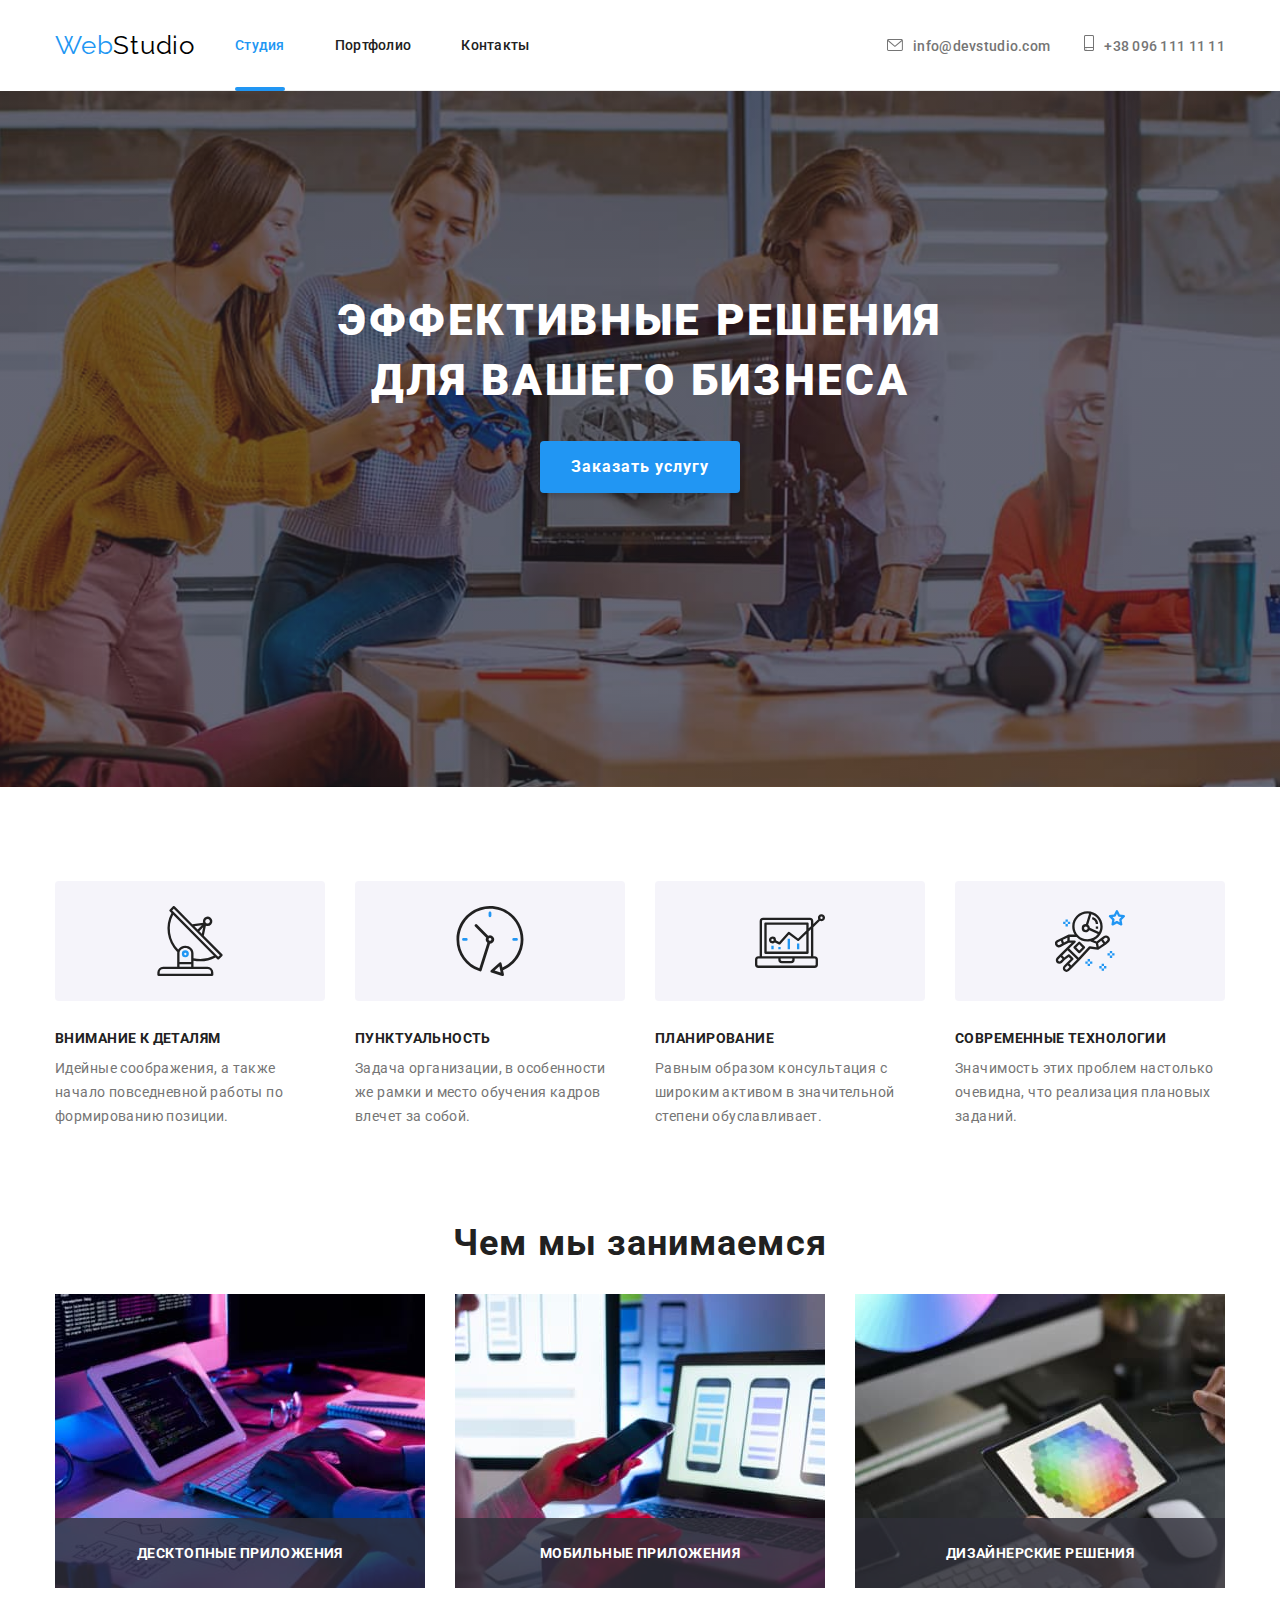
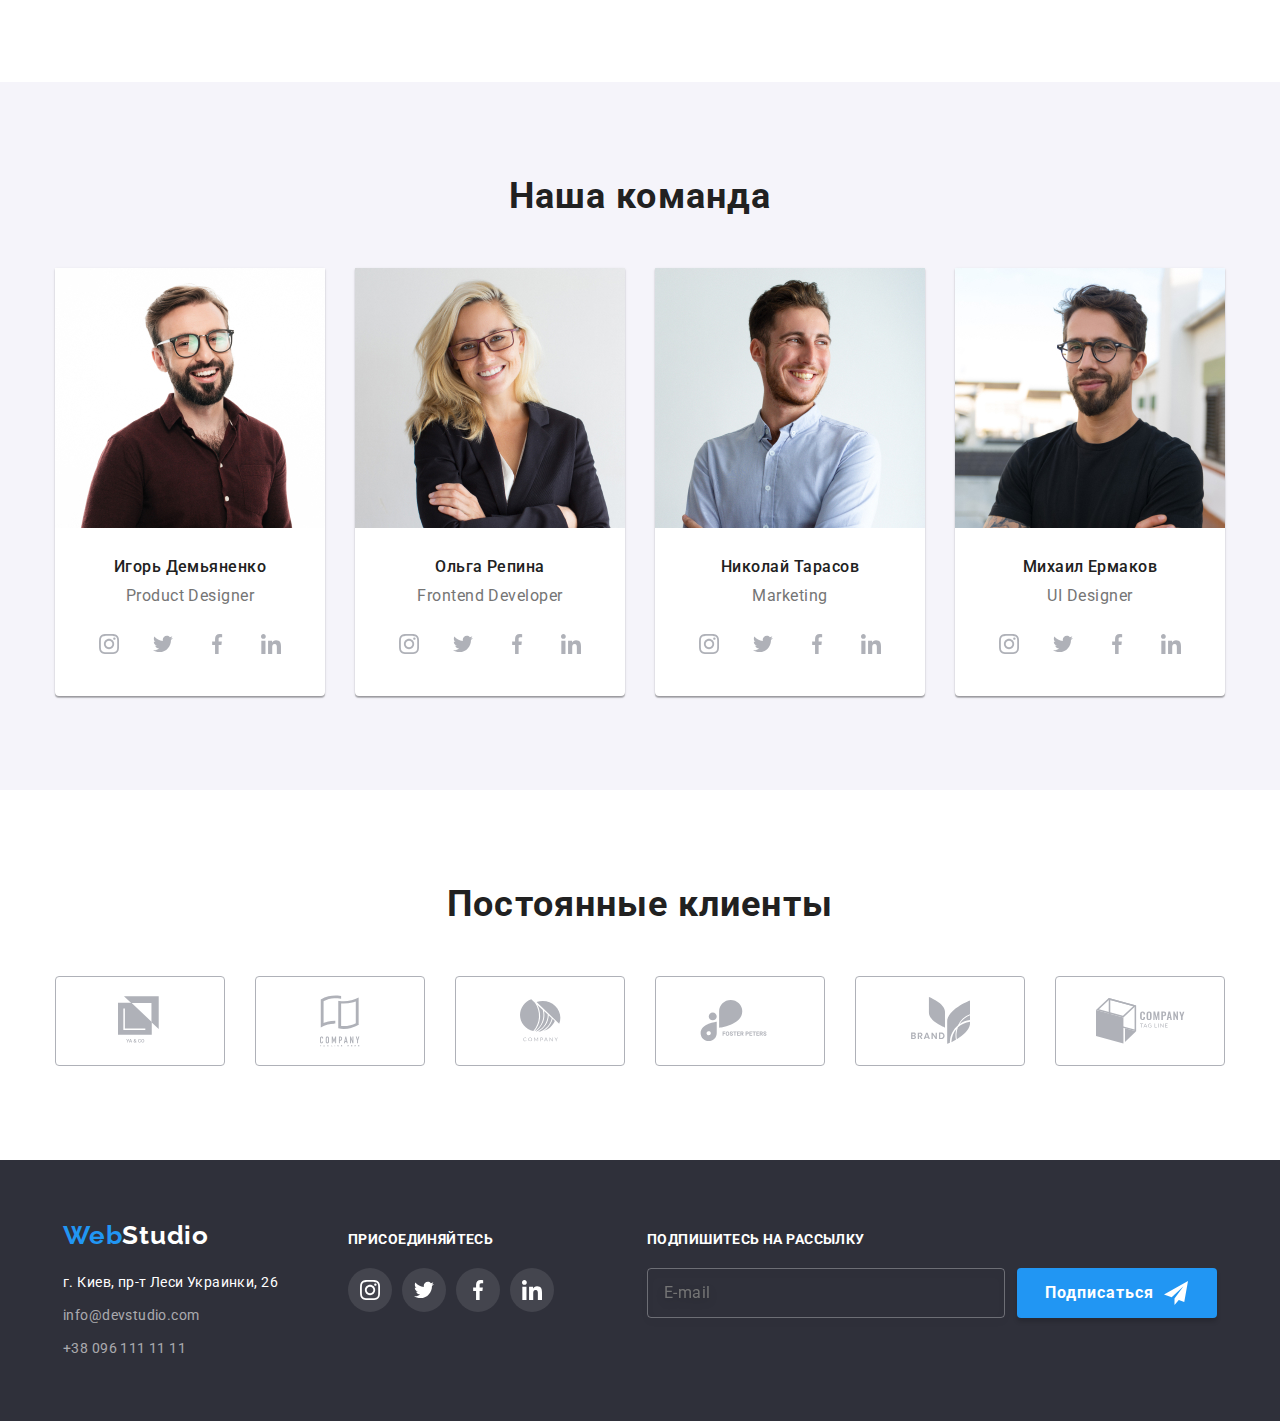
<file: index.html>
<!DOCTYPE html>
<html lang="ru">

<head>
  <meta charset="UTF-8" />
  <meta name="viewport" content="width=device-width, initial-scale=1.0" />
  <title>WebStudio</title>
  <link href="https://fonts.googleapis.com/css2?family=Raleway:wght@700&family=Roboto:wght@400;500;700;900&display=swap"
    rel="stylesheet" />
  <link rel="stylesheet" href="https://cdnjs.cloudflare.com/ajax/libs/modern-normalize/1.0.0/modern-normalize.css" />
  <link rel="stylesheet" href="./css/main.min.css" />
</head>

<body>
  <!--HEADER-->
  <header class="header">
    <div class="container container-flex-header">
      <nav class="header-nav">
        <a class="header-logo" href="./index.html" aria-label="логотип вэбстудии"><span
            class="accent">Web</span>Studio</a>

        <button type="button" class="menu-button" data-menu-button aria-expanded="false" aria-controls="mobile-menu">
          <svg class="svg-mobile-button" width="40px" height="40px" aria-label="Переключатель мобильного меню">
            <use class="icon-cross" href="./images/sprite.svg#cross"></use>
            <use class="icon-menu" href="./images/sprite.svg#menu"></use>
          </svg>
        </button>

        <div class="mobile-menu" id="mobile-menu" data-menu>
          <ul class="header-menu ">
            <li class="header-menu-item">
              <a class="header-menu-link active" href="./index.html">Студия</a>
            </li>
            <li class="header-menu-item">
              <a class="header-menu-link" href="./portfolio.html">Портфолио</a>
            </li>
            <li class="header-menu-item last">
              <a class="header-menu-link" href="">Контакты</a>
            </li>
          </ul>

          <address class="address">
            <a class="link address-link-header" href="mailto:info@devstudio.com">
              <svg class="envelope-svg" width="16px" height="12px">
                <use href="./images/sprite.svg#envelope"></use>
              </svg>info@devstudio.com</a>

            <a class="link address-link-header" href="tel:+380961111111"><svg class="envelope-svg" width="10px"
                height="16px">
                <use href="./images/sprite.svg#smartphone"></use>
              </svg>+38 096 111 11 11</a>
          </address>
        </div>
      </nav>
    </div>
  </header>
  <main>

    <!-- HERO -->
    <section class="hero-section">
      <div class="container hero">
        <h1 class="hero-text">
          Эффективные решения <br />для вашего бизнеса
        </h1>
        <a class="hero-button" data-modal-open href="#">Заказать услугу</a>
      </div>
    </section>

    <!--FEATURES-->
    <section class="features-section">
      <div class="container container-features">
        <ul class="features-list footer-list">
          <li class="features-item antenna">
            <h2 class="features-title">Внимание к деталям</h2>
            <p class="features-text">
              Идейные соображения, а также начало повседневной работы по
              формированию позиции.
            </p>
          </li>
          <li class="features-item clock">
            <h2 class="features-title">Пунктуальность</h2>
            <p class="features-text">
              Задача организации, в особенности же рамки и место обучения
              кадров влечет за собой.
            </p>
          </li>
          <li class="features-item diagram">
            <h2 class="features-title">Планирование</h2>
            <p class="features-text">
              Равным образом консультация с широким активом в значительной
              степени обуславливает.
            </p>
          </li>
          <li class="features-item astronaut">
            <h2 class="features-title">Современные технологии</h2>
            <p class="features-text">
              Значимость этих проблем настолько очевидна, что реализация
              плановых заданий.
            </p>
          </li>

        </ul>
      </div>
    </section>

    <!--WORK-->
    <section class="work-section">
      <div class="container padding-bottom">
        <h2 class="work-title">Чем мы занимаемся</h2>
        <ul class="list">
          <li class="work-list">
            <div class="img-wrapper-work">



              <picture>

                <source srcset="./images/work/box1.jpg 1x, ./images/work/box1@2x.jpg 2x" media="(min-width: 1200px)">
                <img src="./images/work/box1.jpg" alt="пишут код" />
              </picture>

              <div class="overlay-work">
                <p class="text-overlay-work">Десктопные приложения</p>
              </div>

            </div>
          </li>
          <li class="work-list">





            <div class="img-wrapper-work">

              <picture>

                <source srcset="./images/work/box2.jpg 1x, ./images/work/box2@2x.jpg 2x" media="(min-width: 1200px)">
                <img src="./images/work/box2.jpg" alt="разработка мобильных приложений" />

              </picture>

              <div class="overlay-work">
                <p class="text-overlay-work">Мобильные приложения</p>
              </div>

            </div>
          </li>
          <li class="work-list">
            <div class="img-wrapper-work">


              <picture>

                <source srcset="./images/work/box3.jpg 1x, ./images/work/box3@2x.jpg 2x" media="(min-width: 1200px)">
                <img src="./images/work/box3.jpg" alt="работа со стилями и цветом" />

              </picture>

              <div class="overlay-work">
                <p class="text-overlay-work">Дизайнерские решения</p>
              </div>

            </div>
          </li>
        </ul>
      </div>
    </section>

    <!--TEAM-->
    <section class="team">
      <div class="container padding-bottom">
        <h2 class="team-title">Наша команда</h2>
        <ul class="list">
          <li class="list-team">

            <picture>
              <source srcset="./images/team/team1-mobile.jpg 1x, ./images/team/team1-mobile@2x.jpg 2x"
                media="(max-width: 767px)">
              <source srcset="./images/team/team1-tablet.jpg 1x, ./images/team/team1-tablet@2x.jpg 2x"
                media="(max-width: 1199px)">
              <source srcset="./images/team/team1-desktop.jpg 1x, ./images/team/team1-desktop@2x.jpg 2x"
                media="(min-width: 1200px)">
              <img src="./images/team/team1-mobile.jpg" alt="Игорь Демьяненко" />
            </picture>

            <h3 class="team-name">Игорь Демьяненко</h3>
            <p class="team-proffesion" lang="en">Product Designer</p>
            <ul class="social-list">
              <li><a class="social-list-link" href="#"><svg class="social-svg" width="20px" height="20px">
                    <use href="./images/sprite.svg#instagram"></use>
                  </svg></a></li>
              <li><a class="social-list-link" href="#"><svg class="social-svg" width="20px" height="20px">
                    <use href="./images/sprite.svg#twitter"></use>
                  </svg></a></li>
              <li><a class="social-list-link" href="#"><svg class="social-svg" width="20px" height="20px">
                    <use href="./images/sprite.svg#facebook"></use>
                  </svg></a></li>
              <li><a class="social-list-link" href="#"><svg class="social-svg" width="20px" height="20px">
                    <use href="./images/sprite.svg#linkedin"></use>
                  </svg></a></li>
            </ul>
          </li>
          <li class="list-team">


            <picture>
              <source srcset="./images/team/team2-mobile.jpg 1x, ./images/team/team2-mobile@2x.jpg 2x"
                media="(max-width: 767px)">
              <source srcset="./images/team/team2-tablet.jpg 1x, ./images/team/team2-tablet@2x.jpg 2x"
                media="(max-width: 1199px)">
              <source srcset="./images/team/team2-desktop.jpg 1x, ./images/team/team2-desktop@2x.jpg 2x"
                media="(min-width: 1200px)">
              <img src="./images/team/team2-mobile.jpg" alt="Ольга Репина" />
            </picture>

            <h3 class="team-name">Ольга Репина</h3>
            <p class="team-proffesion" lang="en">Frontend Developer</p>
            <ul class="social-list">
              <li><a class="social-list-link" href="#"><svg class="social-svg" width="20px" height="20px">
                    <use href="./images/sprite.svg#instagram"></use>
                  </svg></a></li>
              <li><a class="social-list-link" href="#"><svg class="social-svg" width="20px" height="20px">
                    <use href="./images/sprite.svg#twitter"></use>
                  </svg></a></li>
              <li><a class="social-list-link" href="#"><svg class="social-svg" width="20px" height="20px">
                    <use href="./images/sprite.svg#facebook"></use>
                  </svg></a></li>
              <li><a class="social-list-link" href="#"><svg class="social-svg" width="20px" height="20px">
                    <use href="./images/sprite.svg#linkedin"></use>
                  </svg></a></li>
            </ul>
          </li>
          <li class="list-team">

            <picture>
              <source srcset="./images/team/team3-mobile.jpg 1x, ./images/team/team3-mobile@2x.jpg 2x"
                media="(max-width: 767px)">
              <source srcset="./images/team/team3-tablet.jpg 1x, ./images/team/team3-tablet@2x.jpg 2x"
                media="(max-width: 1199px)">
              <source srcset="./images/team/team3-desktop.jpg 1x, ./images/team/team3-desktop@2x.jpg 2x"
                media="(min-width: 1200px)">
              <img src="./images/team/team3-mobile.jpg" alt="Николай Тарасов" />
            </picture>


            <h3 class="team-name">Николай Тарасов</h3>
            <p class="team-proffesion" lang="en">Marketing</p>
            <ul class="social-list">
              <li><a class="social-list-link" href="#"><svg class="social-svg" width="20px" height="20px">
                    <use href="./images/sprite.svg#instagram"></use>
                  </svg></a></li>
              <li><a class="social-list-link" href="#"><svg class="social-svg" width="20px" height="20px">
                    <use href="./images/sprite.svg#twitter"></use>
                  </svg></a></li>
              <li><a class="social-list-link" href="#"><svg class="social-svg" width="20px" height="20px">
                    <use href="./images/sprite.svg#facebook"></use>
                  </svg></a></li>
              <li><a class="social-list-link" href="#"><svg class="social-svg" width="20px" height="20px">
                    <use href="./images/sprite.svg#linkedin"></use>
                  </svg></a></li>
            </ul>
          </li>
          <li class="list-team">

            <picture>
              <source srcset="./images/team/team4-mobile.jpg 1x, ./images/team/team4-mobile@2x.jpg 2x"
                media="(max-width: 767px)">
              <source srcset="./images/team/team4-tablet.jpg 1x, ./images/team/team4-tablet@2x.jpg 2x"
                media="(max-width: 1199px)">
              <source srcset="./images/team/team4-desktop.jpg 1x, ./images/team/team4-desktop@2x.jpg 2x"
                media="(min-width: 1200px)">
              <img src="./images/team/team4-mobile.jpg" alt="Михаил Ермаков" />
            </picture>


            <h3 class="team-name">Михаил Ермаков</h3>
            <p class="team-proffesion" lang="en">UI Designer</p>
            <ul class="social-list">
              <li><a class="social-list-link" href="#"><svg class="social-svg" width="20px" height="20px">
                    <use href="./images/sprite.svg#instagram"></use>
                  </svg></a></li>
              <li><a class="social-list-link" href="#"><svg class="social-svg" width="20px" height="20px">
                    <use href="./images/sprite.svg#twitter"></use>
                  </svg></a></li>
              <li><a class="social-list-link" href="#"><svg class="social-svg" width="20px" height="20px">
                    <use href="./images/sprite.svg#facebook"></use>
                  </svg></a></li>
              <li><a class="social-list-link" href="#"><svg class="social-svg" width="20px" height="20px">
                    <use href="./images/sprite.svg#linkedin"></use>
                  </svg></a></li>
            </ul>
          </li>
        </ul>
      </div>
    </section>

    <!--CLIENTS-->
    <section class="clients-section">

      <div class="container">
        <h2 class="clients-title">Постоянные клиенты</h2>

        <ul class="clients-list">
          <li class="clients-item"><a class="clients-link" href="#">
              <svg class="clients-icon" width="45px" height="50px">

                <use href="./images/sprite.svg#logo-1"></use>
              </svg>
            </a>
          </li>
          <li class="clients-item"><a class="clients-link" href="#">
              <svg class="clients-icon" width="40px" height="52px">

                <use href="./images/sprite.svg#logo-2"></use>
              </svg>
            </a>
          </li>
          <li class="clients-item"><a class="clients-link" href="#">
              <svg class="clients-icon" width="41px" height="43px">

                <use href="./images/sprite.svg#logo-3"></use>
              </svg>
            </a>
          </li>
          <li class="clients-item"><a class="clients-link" href="#">
              <svg class="clients-icon" width="80px" height="42px">

                <use href="./images/sprite.svg#logo-4"></use>
              </svg>
            </a>
          </li>
          <li class="clients-item"><a class="clients-link" href="#">
              <svg class="clients-icon" width="59px" height="47px">

                <use href="./images/sprite.svg#logo-5"></use>
              </svg>
            </a>
          </li>
          <li class="clients-item"><a class="clients-link" href="#">
              <svg class="clients-icon" width="89px" height="46px">

                <use href="./images/sprite.svg#logo-6"></use>
              </svg>
            </a>
          </li>
        </ul>
      </div>
    </section>
  </main>

  <!--FOOTER-->
  <footer class="footer">
    <div class="container footer-container">


      <div class="footer-left">
        <h2 class="footer-logo">
          <a class="footer-header-logo" href="./index.html" aria-label="логотип вэбстудии"><span
              class="accent">Web</span>Studio</a>
        </h2>
        <address>
          <ul class="footer-list">
            <li class="footer-address">
              <a class="link-map" href="https://goo.gl/maps/VfrCW1aRoGkhf7tG8" target="_blank">г. Киев, пр-т Леси
                Украинки, 26</a>
            </li>
            <li class="footer-address">
              <a class="link" href="mailto:info@devstudio.com">info@devstudio.com</a>
            </li>
            <li class="footer-address">
              <a class="link" href="tel:+380961111111">+38 096 111 11 11</a>
            </li>
          </ul>
        </address>
      </div>



      <div class="footer-right">
        <h2>присоединяйтесь</h2>
        <ul class="footer-list-social">
          <li class="footer-item-social"><a class="social-list-link-footer" href="#"><svg class="social-svg"
                width="20px" height="20px">
                <use href="./images/sprite.svg#instagram"></use>
              </svg></a></li>
          <li class="footer-item-social"><a class="social-list-link-footer" href="#"><svg class="social-svg"
                width="20px" height="20px">
                <use href="./images/sprite.svg#twitter"></use>
              </svg></a></li>
          <li class="footer-item-social"><a class="social-list-link-footer" href="#"><svg class="social-svg"
                width="20px" height="20px">
                <use href="./images/sprite.svg#facebook"></use>
              </svg></a></li>
          <li class="footer-item-social"><a class="social-list-link-footer" href="#"><svg class="social-svg"
                width="20px" height="20px">
                <use href="./images/sprite.svg#linkedin"></use>
              </svg></a></li>
        </ul>
      </div>



      <div class="footer-right-form">
        <h2>Подпишитесь на рассылку</h2>
        <form class="footer-form" action="#">
          <input class="footer-form__input" type="email" name="user-email" placeholder="E-mail">
          <button class="button-footer__submit" type="submit"> <span class="footer-text-button">Подписаться</span>
            <svg class="footer-svg-icon" width="24px" height="24px">
              <use href="./images/sprite.svg#icon-send-footer"></use>
            </svg>
          </button>
        </form>
      </div>


    </div>
  </footer>


  <!--MODAL-->
  <div class="backdrop is-hidden" data-modal>
    <div class="wrapper-modal">
      <div class="modal">
        <button type="button" class="close-btn" data-modal-close>
          <svg class="svg-close" width="11px" height="11px">
            <use href="./images/sprite.svg#close-btn-modal">
            </use>
          </svg>
        </button>
        <form class="form" action="#">
          <p class="modal-head">Оставьте свои данные, мы вам перезвоним</p>
          <label class="label-modal"><span class="label-modal-text">Имя</span>
            <input class="contact-form__input" type="text" name="user-name" required>
            <svg class="modal-form-svg-icon" width="18px" height="18px">
              <use href="./images/sprite.svg#user-modal">
              </use>
            </svg>
          </label>
          <label class="label-modal"><span class="label-modal-text">Телефон</span>
            <input class="contact-form__input" type="tel" name="user-tel">
            <svg class="modal-form-svg-icon" width="18px" height="18px">
              <use href="./images/sprite.svg#phone-modal">
              </use>
            </svg>
          </label>
          <label class="label-modal"><span class="label-modal-text">Почта</span>
            <input class="contact-form__input" type="email" name="user-email">
            <svg class="modal-form-svg-icon" width="18px" height="18px">
              <use href="./images/sprite.svg#email-modal">
              </use>
            </svg>
          </label>
          <label class="label-modal-area"><span class="label-modal-text-area">Комментарий</span>
            <textarea name="user-message" class="contact-form__message" maxlength="260"
              placeholder="Введите текст"></textarea>
          </label>
          <input class="input-policy" type="checkbox" name="policy" value="policy" id="check-policy" required>
          <label class="label-policy" for="check-policy">
            <span class="policy-text">Соглашаюсь с рассылкой и принимаю <a href="#">Условия договора</a></span>
          </label>
          <div class="btn-wrapper">
            <button class="contact-form__submit" type="submit">Отправить</button>
          </div>
        </form>
      </div>
    </div>
  </div>
  <script src="./js/menu.js"></script>
  <script src="./js/modal.js"></script>
</body>

</html>
</file>
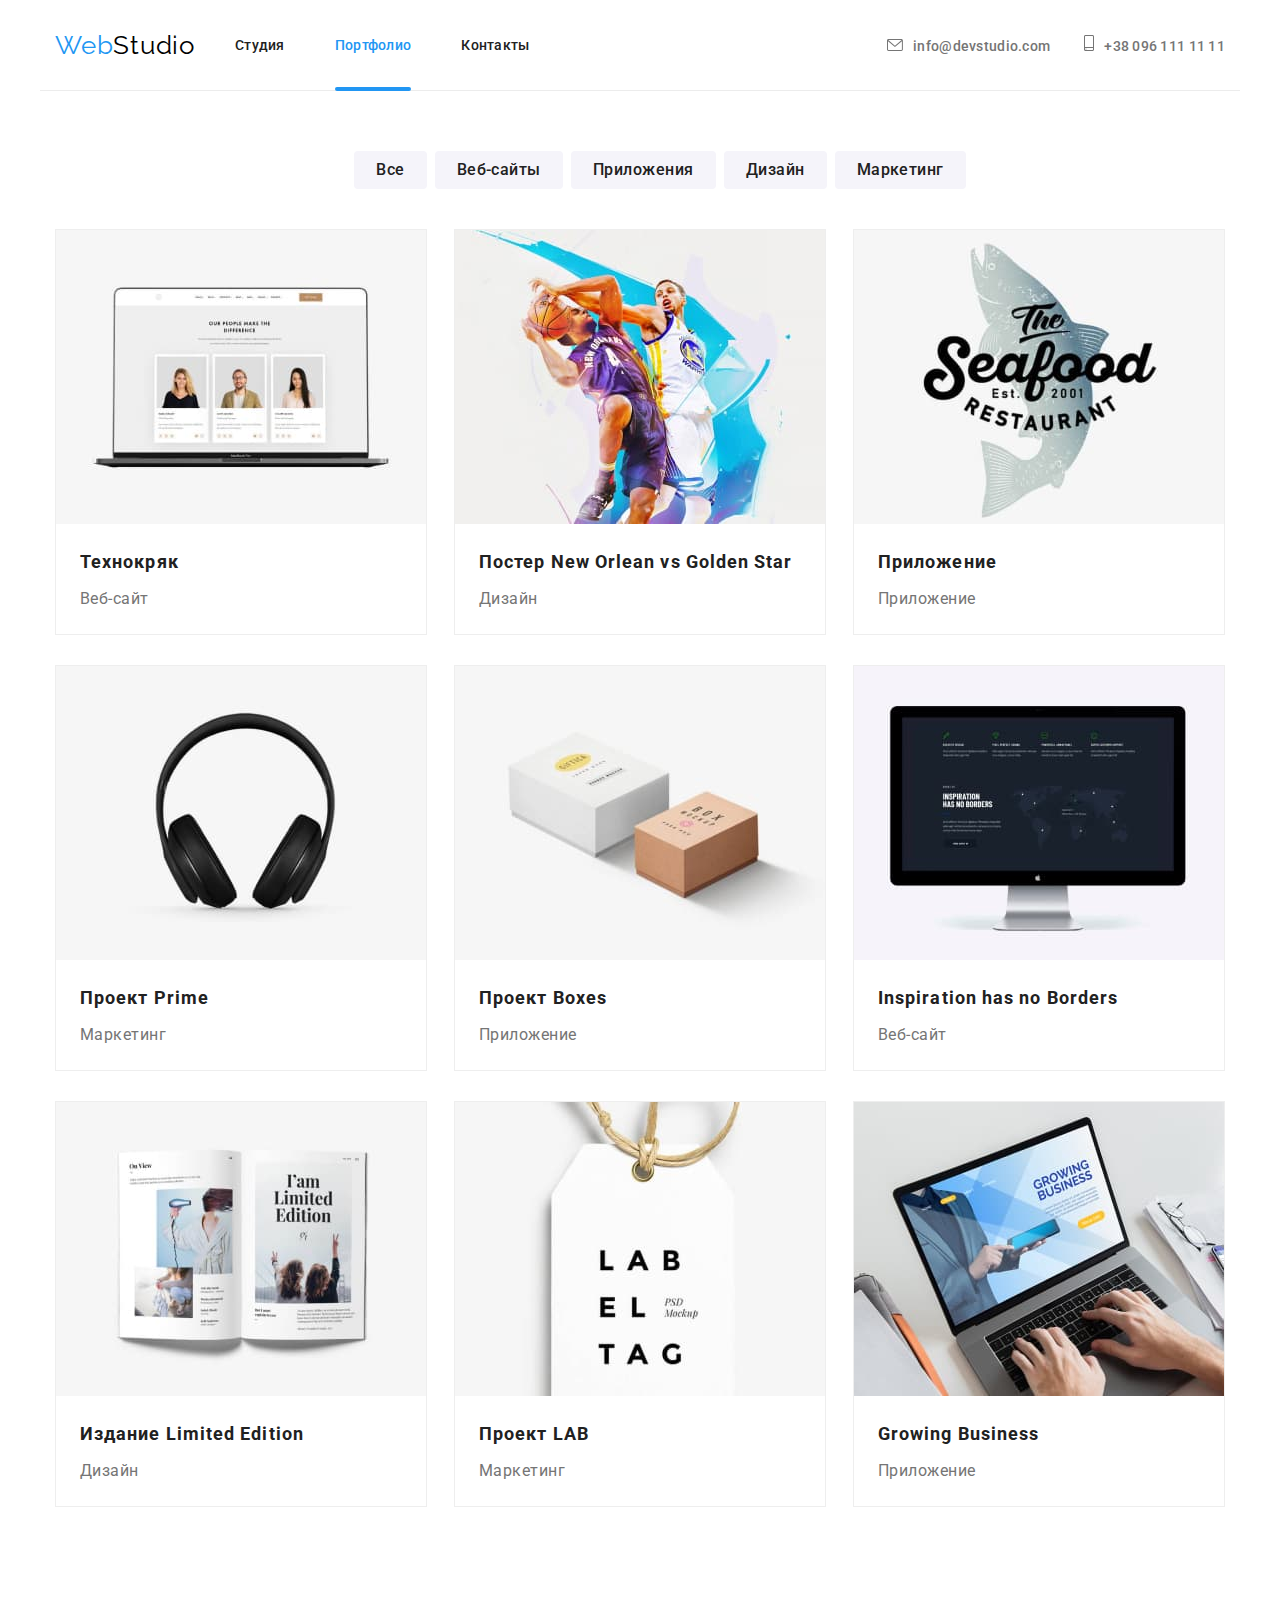
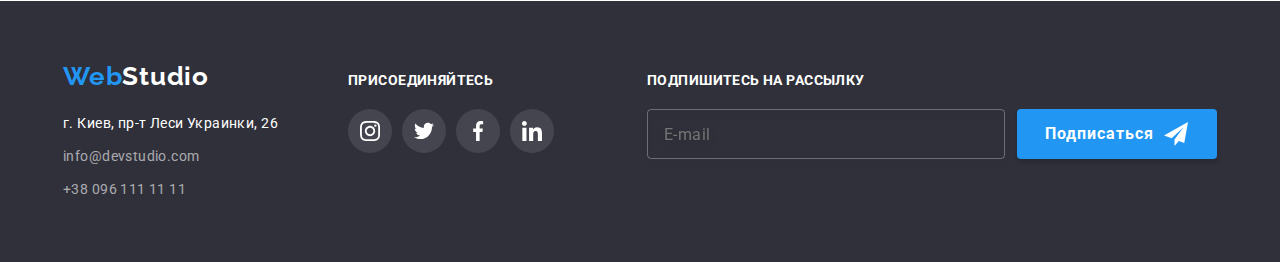
<file: portfolio.html>
<!DOCTYPE html>
<html lang="ru">

<head>
  <meta charset="UTF-8" />
  <meta name="viewport" content="width=device-width, initial-scale=1.0" />
  <title>Портфолио</title>
  <link href="https://fonts.googleapis.com/css2?family=Raleway:wght@700&family=Roboto:wght@400;500;700;900&display=swap"
    rel="stylesheet" />
  <link rel="stylesheet" href="https://cdnjs.cloudflare.com/ajax/libs/modern-normalize/1.0.0/modern-normalize.css" />
  <link rel="stylesheet" href="./css/portfolio.min.css" />
</head>

<body>
  <!--HEADER-->
  <header class="header">
    <div class="container container-flex-header">
      <nav class="header-nav">
        <a class="header-logo" href="./index.html" aria-label="логотип вэбстудии"><span
            class="accent">Web</span>Studio</a>

        <button type="button" class="menu-button" data-menu-button aria-expanded="false" aria-controls="mobile-menu">
          <svg class="" width="40px" height="40px" aria-label="Переключатель мобильного меню">
            <use class="icon-cross" href="./images/sprite.svg#cross"></use>
            <use class="icon-menu" href="./images/sprite.svg#menu"></use>
          </svg>
        </button>

        <div class="mobile-menu" id="mobile-menu" data-menu>
          <ul class="header-menu ">
            <li class="header-menu-item">
              <a class="header-menu-link " href="./index.html">Студия</a>
            </li>
            <li class="header-menu-item">
              <a class="header-menu-link active" href="./portfolio.html">Портфолио</a>
            </li>
            <li class="header-menu-item last">
              <a class="header-menu-link" href="">Контакты</a>
            </li>
          </ul>

          <address class="address">
            <a class="link address-link-header" href="mailto:info@devstudio.com">
              <svg class="envelope-svg" width="16px" height="12px">
                <use href="./images/sprite.svg#envelope"></use>
              </svg>info@devstudio.com</a>

            <a class="link address-link-header" href="tel:+380961111111"><svg class="envelope-svg" width="10px"
                height="16px">
                <use href="./images/sprite.svg#smartphone"></use>
              </svg>+38 096 111 11 11</a>
          </address>
        </div>
      </nav>
    </div>
  </header>
  <!-- PORTFOLIO -->
  <main>
    <section>
      <h1 hidden>Портфолио</h1>

      <div class="container-select-portfolio">
        <ul class="container-flex">
          <li class="button-item">
            <a class="button" href="">Все</a>
          </li>
          <li class="button-item">
            <a class="button" href="">Веб-сайты</a>
          </li>
          <li class="button-item">
            <a class="button" href="">Приложения</a>
          </li>
          <li class="button-item">
            <a class="button" href="">Дизайн</a>
          </li>
          <li class="button-item">
            <a class="button" href="">Маркетинг</a>
          </li>
        </ul>
      </div>


      <div class="container-portfolio-gallery container">
        <ul class="portfolio list">



          <li class="portfolio-item">
            <a class="link-a-portfolio" href="#">


              <div class="img-wrapper-portfolio">

                <picture>
                  <source srcset="./images/page-portfolio/1-mobile.jpg 1x, ./images/page-portfolio/1-mobile@2x.jpg 2x"
                    media="(max-width: 767px)">
                  <source srcset="./images/page-portfolio/1-tablet.jpg 1x, ./images/page-portfolio/1-tablet@2x.jpg 2x"
                    media="(max-width: 1199px)">
                  <source srcset="./images/page-portfolio/1-desktop.jpg 1x, ./images/page-portfolio/1-desktop@2x.jpg 2x"
                    media="(min-width: 1200px)">
                  <img src="./images/page-portfolio/1-mobile.jpg" alt="Технокряк" />
                </picture>


                <div class="overlay-portfolio">
                  <p class="text-overlay-portfolio">Технокряк это современная площадка распространения коронавируса.
                    Компании используют эту платформу для цифрового шпионажа и атак на защищённые сервера конкурентов.
                  </p>
                </div>
              </div>


              <h2 class="portfolio-title">Технокряк</h2>
              <p class="portfolio-category">Веб-сайт</p>
            </a>
          </li>



          <li class="portfolio-item">
            <a class="link-a-portfolio" href="#">
              <div class="img-wrapper-portfolio">

                <picture>
                  <source srcset="./images/page-portfolio/2-mobile.jpg 1x, ./images/page-portfolio/2-mobile@2x.jpg 2x"
                    media="(max-width: 767px)">
                  <source srcset="./images/page-portfolio/2-tablet.jpg 1x, ./images/page-portfolio/2-tablet@2x.jpg 2x"
                    media="(max-width: 1199px)">
                  <source srcset="./images/page-portfolio/2-desktop.jpg 1x, ./images/page-portfolio/2-desktop@2x.jpg 2x"
                    media="(min-width: 1200px)">
                  <img src="./images/page-portfolio/2-mobile.jpg" alt="Постер New Orlean-vs-Golden Star" />
                </picture>


                <div class="overlay-portfolio">
                  <p class="text-overlay-portfolio">Технокряк это современная площадка распространения коронавируса.
                    Компании используют эту платформу для цифрового шпионажа и атак на защищённые сервера конкурентов.
                  </p>
                </div>
              </div>
              <h2 class="portfolio-title">
                Постер <span lang="en">New Orlean vs Golden Star</span>
              </h2>
              <p class="portfolio-category">Дизайн</p>
            </a>
          </li>
          <li class="portfolio-item">
            <a class="link-a-portfolio" href="#">
              <div class="img-wrapper-portfolio">


                <picture>
                  <source srcset="./images/page-portfolio/3-mobile.jpg 1x, ./images/page-portfolio/3-mobile@2x.jpg 2x"
                    media="(max-width: 767px)">
                  <source srcset="./images/page-portfolio/3-tablet.jpg 1x, ./images/page-portfolio/3-tablet@2x.jpg 2x"
                    media="(max-width: 1199px)">
                  <source srcset="./images/page-portfolio/3-desktop.jpg 1x, ./images/page-portfolio/3-desktop@2x.jpg 2x"
                    media="(min-width: 1200px)">
                  <img src="./images/page-portfolio/3-mobile.jpg" alt="Ресторан-Seafood" />
                </picture>

                <div class="overlay-portfolio">
                  <p class="text-overlay-portfolio">Технокряк это современная площадка распространения коронавируса.
                    Компании используют эту платформу для цифрового шпионажа и атак на защищённые сервера конкурентов.
                  </p>
                </div>
              </div>
              <h2 class="portfolio-title">Приложение</h2>
              <p class="portfolio-category">Приложение</p>
            </a>
          </li>
          <li class="portfolio-item">
            <a class="link-a-portfolio" href="#">
              <div class="img-wrapper-portfolio">

                <picture>
                  <source srcset="./images/page-portfolio/4-mobile.jpg 1x, ./images/page-portfolio/4-mobile@2x.jpg 2x"
                    media="(max-width: 767px)">
                  <source srcset="./images/page-portfolio/4-tablet.jpg 1x, ./images/page-portfolio/4-tablet@2x.jpg 2x"
                    media="(max-width: 1199px)">
                  <source srcset="./images/page-portfolio/4-desktop.jpg 1x, ./images/page-portfolio/4-desktop@2x.jpg 2x"
                    media="(min-width: 1200px)">
                  <img src="./images/page-portfolio/4-mobile.jpg" alt="Проект-Prime" />
                </picture>


                <div class="overlay-portfolio">
                  <p class="text-overlay-portfolio">Технокряк это современная площадка распространения коронавируса.
                    Компании используют эту платформу для цифрового шпионажа и атак на защищённые сервера конкурентов.
                  </p>
                </div>
              </div>
              <h2 class="portfolio-title">Проект Prime</h2>
              <p class="portfolio-category">Маркетинг</p>
            </a>
          </li>
          <li class="portfolio-item">
            <a class="link-a-portfolio" href="#">
              <div class="img-wrapper-portfolio">

                <picture>
                  <source srcset="./images/page-portfolio/5-mobile.jpg 1x, ./images/page-portfolio/5-mobile@2x.jpg 2x"
                    media="(max-width: 767px)">
                  <source srcset="./images/page-portfolio/5-tablet.jpg 1x, ./images/page-portfolio/5-tablet@2x.jpg 2x"
                    media="(max-width: 1199px)">
                  <source srcset="./images/page-portfolio/5-desktop.jpg 1x, ./images/page-portfolio/5-desktop@2x.jpg 2x"
                    media="(min-width: 1200px)">
                  <img src="./images/page-portfolio/5-mobile.jpg" alt="Проект-Boxes" />
                </picture>


                <div class="overlay-portfolio">
                  <p class="text-overlay-portfolio">Технокряк это современная площадка распространения коронавируса.
                    Компании используют эту платформу для цифрового шпионажа и атак на защищённые сервера конкурентов.
                  </p>
                </div>
              </div>
              <h2 class="portfolio-title">Проект Boxes</h2>
              <p class="portfolio-category">Приложение</p>
            </a>
          </li>
          <li class="portfolio-item">
            <a class="link-a-portfolio" href="#">
              <div class="img-wrapper-portfolio">


                <picture>
                  <source srcset="./images/page-portfolio/6-mobile.jpg 1x, ./images/page-portfolio/6-mobile@2x.jpg 2x"
                    media="(max-width: 767px)">
                  <source srcset="./images/page-portfolio/6-tablet.jpg 1x, ./images/page-portfolio/6-tablet@2x.jpg 2x"
                    media="(max-width: 1199px)">
                  <source srcset="./images/page-portfolio/6-desktop.jpg 1x, ./images/page-portfolio/6-desktop@2x.jpg 2x"
                    media="(min-width: 1200px)">
                  <img src="./images/page-portfolio/6-mobile.jpg" alt="Inspiration-has-no-Borders" />
                </picture>



                <div class="overlay-portfolio">
                  <p class="text-overlay-portfolio">Технокряк это современная площадка распространения коронавируса.
                    Компании используют эту платформу для цифрового шпионажа и атак на защищённые сервера конкурентов.
                  </p>
                </div>
              </div>
              <h2 class="portfolio-title">Inspiration has no Borders</h2>
              <p class="portfolio-category">Веб-сайт</p>
            </a>
          </li>
          <li class="portfolio-item">
            <a class="link-a-portfolio" href="#">
              <div class="img-wrapper-portfolio">

                <picture>
                  <source srcset="./images/page-portfolio/7-mobile.jpg 1x, ./images/page-portfolio/7-mobile@2x.jpg 2x"
                    media="(max-width: 767px)">
                  <source srcset="./images/page-portfolio/7-tablet.jpg 1x, ./images/page-portfolio/7-tablet@2x.jpg 2x"
                    media="(max-width: 1199px)">
                  <source srcset="./images/page-portfolio/7-desktop.jpg 1x, ./images/page-portfolio/7-desktop@2x.jpg 2x"
                    media="(min-width: 1200px)">
                  <img src="./images/page-portfolio/7-mobile.jpg" alt="Издание-Limited-Edition" />
                </picture>


                <div class="overlay-portfolio">
                  <p class="text-overlay-portfolio">Технокряк это современная площадка распространения коронавируса.
                    Компании используют эту платформу для цифрового шпионажа и атак на защищённые сервера конкурентов.
                  </p>
                </div>
              </div>
              <h2 class="portfolio-title">Издание Limited Edition</h2>
              <p class="portfolio-category">Дизайн</p>
            </a>
          </li>
          <li class="portfolio-item">
            <a class="link-a-portfolio" href="#">
              <div class="img-wrapper-portfolio">

                <picture>
                  <source srcset="./images/page-portfolio/8-mobile.jpg 1x, ./images/page-portfolio/8-mobile@2x.jpg 2x"
                    media="(max-width: 767px)">
                  <source srcset="./images/page-portfolio/8-tablet.jpg 1x, ./images/page-portfolio/8-tablet@2x.jpg 2x"
                    media="(max-width: 1199px)">
                  <source srcset="./images/page-portfolio/8-desktop.jpg 1x, ./images/page-portfolio/8-desktop@2x.jpg 2x"
                    media="(min-width: 1200px)">
                  <img src="./images/page-portfolio/8-mobile.jpg" alt="Проект-LAB" />
                </picture>

                <div class="overlay-portfolio">
                  <p class="text-overlay-portfolio">Технокряк это современная площадка распространения коронавируса.
                    Компании используют эту платформу для цифрового шпионажа и атак на защищённые сервера конкурентов.
                  </p>
                </div>
              </div>
              <h2 class="portfolio-title">Проект LAB</h2>
              <p class="portfolio-category">Маркетинг</p>
            </a>
          </li>
          <li class="portfolio-item">
            <a class="link-a-portfolio" href="#">
              <div class="img-wrapper-portfolio">

                <picture>
                  <source srcset="./images/page-portfolio/9-mobile.jpg 1x, ./images/page-portfolio/9-mobile@2x.jpg 2x"
                    media="(max-width: 767px)">
                  <source srcset="./images/page-portfolio/9-tablet.jpg 1x, ./images/page-portfolio/9-tablet@2x.jpg 2x"
                    media="(max-width: 1199px)">
                  <source srcset="./images/page-portfolio/9-desktop.jpg 1x, ./images/page-portfolio/9-desktop@2x.jpg 2x"
                    media="(min-width: 1200px)">
                  <img src="./images/page-portfolio/9-mobile.jpg" alt="Growing-Business" />
                </picture>


                <div class="overlay-portfolio">
                  <p class="text-overlay-portfolio">Технокряк это современная площадка распространения коронавируса.
                    Компании используют эту платформу для цифрового шпионажа и атак на защищённые сервера конкурентов.
                  </p>
                </div>
              </div>
              <h2 class="portfolio-title">Growing Business</h2>
              <p class="portfolio-category">Приложение</p>
            </a>
          </li>
        </ul>
      </div>
    </section>
  </main>
  <!--FOOTER-->
  <footer class="footer">
    <div class="container footer-container">
      <div class="footer-left">
        <h2 class="footer-logo">
          <a class="footer-header-logo" href="./index.html" aria-label="логотип вэбстудии"><span
              class="accent">Web</span>Studio</a>
        </h2>
        <address>
          <ul class="footer-list">
            <li class="footer-address">
              <a class="link-map" href="https://goo.gl/maps/VfrCW1aRoGkhf7tG8" target="_blank">г. Киев, пр-т Леси
                Украинки, 26</a>
            </li>
            <li class="footer-address">
              <a class="link" href="mailto:info@devstudio.com">info@devstudio.com</a>
            </li>
            <li class="footer-address">
              <a class="link" href="tel:+380961111111">+38 096 111 11 11</a>
            </li>
          </ul>
        </address>
      </div>
      <div class="footer-right">
        <h2>присоединяйтесь</h2>
        <ul class="footer-list-social">
          <li class="footer-item-social"><a class="social-list-link-footer" href="#"><svg class="social-svg"
                width="20px" height="20px">
                <use href="./images/sprite.svg#instagram"></use>
              </svg></a></li>
          <li class="footer-item-social"><a class="social-list-link-footer" href="#"><svg class="social-svg"
                width="20px" height="20px">
                <use href="./images/sprite.svg#twitter"></use>
              </svg></a></li>
          <li class="footer-item-social"><a class="social-list-link-footer" href="#"><svg class="social-svg"
                width="20px" height="20px">
                <use href="./images/sprite.svg#facebook"></use>
              </svg></a></li>
          <li class="footer-item-social"><a class="social-list-link-footer" href="#"><svg class="social-svg"
                width="20px" height="20px">
                <use href="./images/sprite.svg#linkedin"></use>
              </svg></a></li>
        </ul>
      </div>
      <div class="footer-right-form">
        <h2>Подпишитесь на рассылку</h2>
        <form class="footer-form" action="#">
          <input class="footer-form__input" type="email" name="user-email" placeholder="E-mail">
          <button class="button-footer__submit" type="submit"> <span class="footer-text-button">Подписаться</span>
            <svg class="footer-svg-icon" width="24px" height="24px">
              <use href="./images/sprite.svg#icon-send-footer"></use>
            </svg>
          </button>
        </form>
      </div>
    </div>
  </footer>

  <script src="./js/menu.js"></script>
</body>

</html>
</file>
<file: css/main.min.css>
a{text-decoration:none}li{list-style-type:none}.address{font-style:normal;margin-left:auto}.list{margin:0;padding:0;list-style:none}.padding-bottom{padding-bottom:94px}img{display:block;max-width:100%}body{font-family:"Roboto",sans-serif;font-style:normal}.container{padding:0 15px;margin-left:auto;margin-right:auto}@media screen and (min-width: 480px){.container{width:480px;margin:0 auto}}@media screen and (min-width: 768px){.container{width:768px;padding:0 15px}}@media screen and (min-width: 1200px){.container{width:1200px;padding:0 15px 94px 15px}}.modal{display:flex;padding:40px;position:relative;background-color:#fff;box-shadow:0px 1px 3px rgba(0,0,0,0.12),0px 1px 1px rgba(0,0,0,0.14),0px 2px 1px rgba(0,0,0,0.2);border-radius:4px}.modal-head{margin:0;font-family:"Roboto",sans-serif;font-style:normal;font-weight:bold;font-size:20px;line-height:1.15;text-align:center;letter-spacing:0.03em;color:#212121;margin-bottom:12px}.wrapper-modal{display:flex;justify-content:center;align-items:center;min-height:100%;padding:15px}.label-modal{color:#757575;display:block;margin-bottom:10px;position:relative}.label-modal-text-area{display:block;margin-bottom:4px;font-family:"Roboto",sans-serif;font-style:normal;font-weight:normal;font-size:12px;line-height:1.166;letter-spacing:0.01em;color:#757575}.label-modal-text{margin-bottom:4px;display:block;font-family:"Roboto",sans-serif;font-style:normal;font-weight:normal;font-size:12px;line-height:1.166;letter-spacing:0.01em;color:#757575}.close-btn{position:absolute;top:8px;right:8px;width:30px;height:30px;background-color:#fff;border:1px solid rgba(0,0,0,0.1);border-radius:50%;cursor:pointer}.close-btn:hover>.svg-close{fill:#2196f3}.is-hidden{opacity:0;visibility:hidden;pointer-events:none}.contact-form__input{display:block;width:100%;border:1px solid rgba(33,33,33,0.2);height:40px;border-radius:4px;padding:12px 42px}.contact-form__input:focus+.modal-form-svg-icon,.contact-form__input:hover+.modal-form-svg-icon{fill:#2196f3}.contact-form__input:focus,.contact-form__input:hover{outline:none;border:1px solid #2196f3;border-radius:4px}.contact-form__message{width:100%;height:120px;padding:12px 16px;resize:none;border:1px solid rgba(33,33,33,0.2);border-radius:4px;font-family:"Roboto",sans-serif;font-style:normal;font-weight:normal;font-size:14px;line-height:1.14;letter-spacing:0.01em;margin-bottom:20px}.contact-form__message:focus,.contact-form__message:hover{outline:none;border:1px solid #2196f3;border-radius:4px}.modal-form-svg-icon{position:absolute;bottom:12px;left:12px}.label-policy::before{content:'';min-width:16px;height:15px;border:2px solid #212121;display:inline-block;border-radius:4px;margin-right:8px}.input-policy{position:absolute;width:1px;height:1px;margin:-1px;border:0;padding:0;clip:rect(0 0 0 0);overflow:hidden}.input-policy:checked+.label-policy::before{background-image:url(../images/modal/icon-check.svg);background-size:contain;background-origin:border-box;border-color:transparent;background-color:#2196f3}.policy-text a{color:#2196f3;text-decoration:underline;text-decoration-skip-ink:none}.label-policy{display:flex;justify-content:center;align-items:center}.policy-text{font-family:"Roboto",sans-serif;font-style:normal;font-weight:normal;font-size:14px;line-height:24px;letter-spacing:0.03em;color:#757575;display:inline-block;margin:0px}.form{width:448px;margin:0 auto}input{font-family:inherit}.btn-wrapper{display:flex;justify-content:center;margin-top:30px}.contact-form__submit{width:200px;height:50px;background-color:#2196f3;box-shadow:0px 4px 4px rgba(0,0,0,0.15);border-radius:4px;border:none;cursor:pointer;font-family:"Roboto",sans-serif;font-style:normal;font-weight:bold;font-size:16px;line-height:1.875;align-items:center;text-align:center;letter-spacing:0.06em;color:#fff}.backdrop{position:fixed;top:0;left:0;width:100%;height:100%;background-color:rgba(0,0,0,0.2);transition-duration:250ms;transition-timing-function:cubic-bezier(0.4, 0, 0.2, 1);overflow-y:scroll}@media screen and (max-width: 479px){.modal{max-width:100%}}@media screen and (max-width: 1199px){.modal{width:450px;height:609px}.policy-text{font-size:12px;line-height:1.166}}@media screen and (min-width: 1200px){.modal{width:528px;height:581px}.policy-text{font-size:14px;line-height:1.714}}.container-flex-header{border-bottom:1px solid #ececec;padding:0}@media screen and (max-width: 767px){.container-flex-header{padding:16px 0}}.header-menu-link{display:block;font-weight:500;font-size:14px;line-height:16px;letter-spacing:0.02em;color:#212121;transition-duration:250ms;transition-timing-function:cubic-bezier(0.4, 0, 0.2, 1)}.header-menu-link:hover,.header-menu-link:focus{color:#2196f3}@media screen and (max-width: 767px){.header-menu-link{font-size:18px;line-height:1.166}}.header{position:relative}.header-nav{display:flex;align-items:center;justify-content:space-between;padding:0 15px}.header-menu{display:flex;flex-wrap:wrap;justify-content:space-between}@media screen and (max-width: 767px){.header-menu{flex-direction:column;align-content:center;padding:0;margin:0}}.header-menu-item:not(:last-child){margin-right:50px}@media screen and (max-width: 767px){.header-menu-item:not(:last-child){margin:0 0 40px 0}}.header-logo{font-family:"Raleway",sans-serif;font-size:26px;line-height:1.2;letter-spacing:0.03em;color:#000}.header-menu-item .active::after{content:'';display:flex;width:100%;position:absolute;bottom:-38px;left:0;height:4px;background-color:#2196f3;border-radius:2px}@media screen and (max-width: 767px){.header-menu-item .active::after{bottom:-8px}}.header-menu-link{display:inline-block;position:relative}.address-link-header{font-weight:500;font-size:14px;line-height:1.142;letter-spacing:0.02em;color:#757575;transition-duration:250ms;transition-timing-function:cubic-bezier(0.4, 0, 0.2, 1)}@media screen and (max-width: 767px){.address-link-header{font-size:18px;line-height:1.166}}.address-link-header:hover,.address-link-header:focus{color:#2196f3}@media screen and (min-width: 768px) and (max-width: 1199px){.address{display:flex;flex-direction:column}}@media screen and (max-width: 767px){.address{margin-top:60px;display:flex;flex-direction:column}}@media screen and (max-width: 767px){.address-link-header:not(:last-child){margin-bottom:16px}}@media screen and (min-width: 1200px){.address-link-header:not(:last-child){margin-right:30px}}@media screen and (min-width: 768px) and (max-width: 1199px){.address-link-header:not(:last-child){margin-bottom:10px}}.active{color:#2196f3}.accent{color:#2196f3}.envelope-svg{margin-right:10px;fill:currentcolor;align-items:center}.header{position:relative}.menu-button{display:inline-flex;margin:0;padding:0;border:0;background-color:transparent}@media screen and (min-width: 768px){.menu-button{display:none}}.menu-button:hover,.menu-button:focus{fill:#2196f3}.menu-button .icon-cross{display:none}.menu-button.is-open .icon-cross{display:block}.menu-button.is-open .icon-menu{display:none}.mobile-menu{background-color:#fff;padding:20px 0}@media screen and (max-width: 767px){.mobile-menu{display:none;position:absolute;top:100%;left:0;width:100%;padding:60px 0;text-align:center;font-size:18px;line-height:1.166;z-index:1}.mobile-menu.is-open{display:block}}@media screen and (min-width: 768px){.mobile-menu{display:flex;justify-content:space-between;flex-grow:1;align-items:center}}.hero-button{font-weight:700;font-size:16px;line-height:1.87;letter-spacing:0.06em;color:#fff;padding:11px 30px;box-shadow:0px 4px 4px rgba(0,0,0,0.15);border-radius:4px;background-color:#2196f3;display:inline-block;min-width:200px}@media screen and (max-width: 767px){.hero{background-image:linear-gradient(to right, rgba(47,48,58,0.4), rgba(47,48,58,0.4)),url("../images/hero/hero-mobile.jpg");padding:118px 60px;background-repeat:no-repeat;background-size:cover;text-align:center}.hero-text{font-weight:900;font-size:26px;line-height:1.615;letter-spacing:0.06em;color:#fff;text-transform:uppercase;margin-top:0px;margin-bottom:30px}}@media screen and (min-device-pixel-ratio: 2) and (max-width: 767px), screen and (min-resolution: 192dpi) and (max-width: 767px), screen and (min-resolution: 2dppx) and (max-width: 767px){.hero{background-image:linear-gradient(to right, rgba(47,48,58,0.4), rgba(47,48,58,0.4)),url("../images/hero/hero-mobile@2x.jpg")}}@media screen and (min-width: 768px) and (max-width: 1199px){.hero{background-image:linear-gradient(to right, rgba(47,48,58,0.4), rgba(47,48,58,0.4)),url("../images/hero/hero-tablet.jpg");padding:118px 204px;background-repeat:no-repeat;background-size:cover;text-align:center}.hero-text{font-weight:900;font-size:26px;line-height:1.615;letter-spacing:0.06em;color:#fff;text-transform:uppercase;margin-top:0px;margin-bottom:30px}}@media screen and (min-device-pixel-ratio: 2) and (max-width: 1199px), screen and (min-resolution: 192dpi) and (max-width: 1199px), screen and (min-resolution: 2dppx) and (max-width: 1199px){.hero{background-image:linear-gradient(to right, rgba(47,48,58,0.4), rgba(47,48,58,0.4)),url("../images/hero/hero-tablet@2x.jpg")}}@media screen and (min-width: 1200px){.hero-text{font-weight:900;font-size:44px;line-height:1.36;letter-spacing:0.06em;color:#fff;text-transform:uppercase;margin-top:0px;margin-bottom:30px}.hero-section{display:flex;background-image:linear-gradient(to right, rgba(47,48,58,0.4), rgba(47,48,58,0.4)),url("../images/hero/hero-desktop.jpg");padding-top:200px;padding-bottom:200px;background-repeat:no-repeat;background-size:cover;background-position:center;text-align:center}}@media screen and (min-device-pixel-ratio: 2) and (min-width: 1200px), screen and (min-resolution: 192dpi) and (min-width: 1200px), screen and (min-resolution: 2dppx) and (min-width: 1200px){.hero-section{background-image:linear-gradient(to right, rgba(47,48,58,0.4), rgba(47,48,58,0.4)),url("../images/hero/hero-desktop@2x.jpg")}}.features-item::before{display:flex;content:'';height:120px;background-color:#f5f4fa;border-radius:4px;margin-bottom:30px;background-repeat:no-repeat;background-position:center}.features-item.antenna::before{background-image:url(../images/features/antenna.svg)}.features-item.clock::before{background-image:url(../images/features/clock.svg)}.features-item.diagram::before{background-image:url(../images/features/diagram.svg)}.features-item.astronaut::before{background-image:url(../images/features/astronaut.svg)}.features-title{font-weight:bold;font-size:14px;line-height:1.14;letter-spacing:0.03em;text-transform:uppercase;color:#212121;margin-top:0;margin-bottom:10px}.features-text{font-size:14px;line-height:1.71;letter-spacing:0.03em;color:#757575;margin-top:0;text-align:left}@media screen and (max-width: 767px){.container-features{padding-top:60px;padding-bottom:60px}.features-text{margin:0}.features-item:not(:last-child){margin-bottom:30px}.features-title{text-align:center}}@media screen and (min-width: 768px) and (max-width: 1199px){.container-features{padding-top:60px;padding-bottom:60px}.features-list{display:flex;flex-wrap:wrap;justify-content:space-between;align-content:space-around}.features-item{width:354px}.features-item:nth-child(-n+2){margin-bottom:30px}.features-text{margin:0}}@media screen and (min-width: 1200px){.container-features{display:flex;padding-top:94px;margin:0 auto}.features-list{display:flex;flex-wrap:wrap}.features-item{width:270px}.features-item:not(:nth-child(4n)){margin-right:30px}.features-text{margin:0}}.work-title{font-weight:bold;font-size:36px;line-height:1.16;letter-spacing:0.03em;color:#212121;text-align:center;margin-top:0}.list{display:flex;flex-wrap:wrap;justify-content:space-between}.img-wrapper-work{position:relative}.overlay-work{position:absolute;bottom:0;left:0;display:flex;width:100%;height:70px;background-color:rgba(47,48,58,0.8)}.text-overlay-work{display:flex;justify-content:center;align-items:center;font-family:"Roboto",sans-serif;font-style:normal;font-weight:bold;font-size:14px;line-height:1.142;text-align:center;letter-spacing:0.03em;text-transform:uppercase;color:#fff;margin:0 auto}@media screen and (max-width: 1199px){.work-section{display:none}}.team{background-color:#f5f4fa}.team-name{font-weight:500;font-size:16px;line-height:1.18;letter-spacing:0.03em;color:#212121;text-align:center;margin-bottom:10px;margin-top:30px}.team-proffesion{font-weight:normal;font-size:16px;line-height:1.18;letter-spacing:0.03em;color:#757575;margin-bottom:16px;margin-top:0;text-align:center}.list .list-team{background-color:#fff;box-shadow:0px 1px 3px rgba(0,0,0,0.12),0px 1px 1px rgba(0,0,0,0.14),0px 2px 1px rgba(0,0,0,0.2);border-radius:0px 0px 4px 4px}.social-list{display:flex;justify-content:center;padding:0;margin:0}.social-list-link{display:flex;justify-content:center;align-items:center;width:44px;height:44px;border-radius:50%;fill:#afb1b8;transition-duration:250ms;transition-timing-function:cubic-bezier(0.4, 0, 0.2, 1)}.social-list-link:hover,.social-list-link:focus{background-color:#2196f3}.social-list-link:hover .social-svg,.social-list-link:focus .social-svg{fill:#fff}.social-list li:not(:last-child){margin-right:10px}@media screen and (max-width: 767px){.team{padding-bottom:60px}.team-title{font-weight:bold;font-size:28px;line-height:1.17;letter-spacing:0.03em;color:#212121;text-align:center;margin:0;padding-top:60px;padding-bottom:30px}.list-team:not(:last-child){margin-bottom:30px}.social-list{padding-bottom:24px}}@media screen and (min-width: 768px) and (max-width: 1199px){.team{padding-bottom:60px}.team-title{font-weight:bold;font-size:28px;line-height:1.17;letter-spacing:0.03em;color:#212121;text-align:center;margin:0;padding-top:60px;padding-bottom:30px}.list-team:nth-child(-n+2){margin-bottom:30px}.social-list{padding-bottom:24px}}@media screen and (min-width: 1200px){.team-title{font-weight:bold;font-size:36px;line-height:1.16;letter-spacing:0.03em;color:#212121;text-align:center;margin:0;padding-top:94px;padding-bottom:50px}.social-list{padding-bottom:30px}}.clients-list{display:flex;flex-wrap:wrap;justify-content:space-between;margin:0;padding:0}.clients-item{display:flex;flex-wrap:wrap}.clients-icon{fill:currentcolor}.clients-link{display:flex;justify-content:center;align-items:center;color:#afb1b8;border:1px solid #afb1b8;border-radius:4px;transition-duration:250ms;transition-timing-function:cubic-bezier(0.4, 0, 0.2, 1)}.clients-link:hover,.clients-link:focus{border:1px solid #2196f3;border-radius:4px;color:#2196f3}@media screen and (max-width: 455px){.clients-title{font-weight:bold;font-size:28px;line-height:1.17;letter-spacing:0.03em;color:#212121;text-align:center;margin:0 0 30px 0;padding:0}.clients-link{max-width:100%;width:142px;height:90px}.clients-section{padding-top:60px;padding-bottom:60px}.clients-item:nth-child(-n+4){margin-bottom:30px}}@media screen and (min-width: 456px) and (max-width: 767px){.clients-title{font-weight:bold;font-size:28px;line-height:1.17;letter-spacing:0.03em;color:#212121;text-align:center;margin:0 0 30px 0;padding:0}.clients-link{max-width:100%;width:210px;height:90px}.clients-section{padding-top:60px;padding-bottom:60px}.clients-item:nth-child(-n+4){margin-bottom:30px}}@media screen and (min-width: 768px) and (max-width: 1199px){.clients-title{font-weight:bold;font-size:28px;line-height:1.17;letter-spacing:0.03em;color:#212121;text-align:center;margin:0 0 30px 0;padding:0}.clients-link{width:226px;height:90px}.clients-section{padding-top:60px;padding-bottom:60px}.clients-item:nth-child(-n+3){margin-bottom:30px}}@media screen and (min-width: 1200px){.clients-title{font-weight:bold;font-size:36px;line-height:1.16;letter-spacing:0.03em;color:#212121;text-align:center;margin:0 0 50px 0;padding:0}.clients-link{width:170px;height:90px}.clients-section{padding-top:94px}}.social-list-link-footer{display:flex;justify-content:center;align-items:center;width:44px;height:44px;border-radius:50%;background-color:rgba(255,255,255,0.1);fill:#fff;transition-duration:250ms;transition-timing-function:cubic-bezier(0.4, 0, 0.2, 1)}.social-list-link-footer:hover,.social-list-link-footer:focus{background-color:#2196f3;fill:#fff}.footer{background-color:#2f303a}.footer-container{display:flex;flex-wrap:wrap;justify-content:center;margin-left:auto;margin-right:auto;padding-bottom:60px;padding-top:60px;padding-left:15px;padding-right:15px}@media screen and (max-width: 767px){.footer-container{flex-direction:column;align-items:center}}.footer-form{display:flex;flex-wrap:wrap}@media screen and (max-width: 1199px){.footer-form{flex-direction:column;align-items:center}}.footer-text-button{display:inline-block;margin-right:10px}.footer-svg-icon{fill:#fff;display:inline-block}.footer-header-logo{font-family:"Raleway",sans-serif;font-size:26px;line-height:1.2;letter-spacing:0.03em;color:#fff}.footer-address .link{font-style:normal;font-size:14px;line-height:1.71;letter-spacing:0.03em;color:rgba(255,255,255,0.6)}.footer-address .link-map{font-style:normal;font-size:14px;line-height:1.71;letter-spacing:0.03em;color:#fff}.footer-logo{margin-top:0}@media screen and (max-width: 1199px){.footer-logo{text-align:center}}.footer-list{margin:0;padding:0;list-style:none}@media screen and (max-width: 1199px){.footer-list{text-align:center}}.footer-address{margin-bottom:9px}.footer-address:last-child{margin-bottom:0}.footer-left{margin-right:70px}@media screen and (max-width: 767px){.footer-left{margin-right:0}}@media screen and (min-width: 768px) and (max-width: 1199px){.footer-left{margin-right:165px}}.footer-right h2{margin:0 0 20px 0;padding:12px 0 0 0;font-weight:bold;font-size:14px;line-height:1.14;letter-spacing:0.03em;text-transform:uppercase;color:#fff}@media screen and (max-width: 767px){.footer-right h2{padding:0}}@media screen and (max-width: 1199px){.footer-right h2{text-align:center}}.footer-list-social{display:flex;justify-content:space-evenly;padding:0;margin:0}.footer-item-social:not(:last-child){margin-right:10px}.footer-right{margin-right:93px}@media screen and (max-width: 767px){.footer-right{margin-bottom:60px;margin-top:60px}}@media screen and (max-width: 1199px){.footer-right{margin-right:0}}.footer-right-form h2{margin:0 0 20px 0;padding:12px 0 0 0;font-weight:bold;font-size:14px;line-height:1.14;letter-spacing:0.03em;text-transform:uppercase;color:#fff}@media screen and (max-width: 1199px){.footer-right-form h2{text-align:center;padding:0}}.footer-right-form{display:flex;flex-direction:column;flex-wrap:wrap}@media screen and (min-width: 768px) and (max-width: 1199px){.footer-right-form{margin-top:60px}}.button-footer__submit{width:200px;height:50px;display:flex;background-color:#2196f3;box-shadow:0px 4px 4px rgba(0,0,0,0.15);border-radius:4px;border:none;cursor:pointer;font-family:"Roboto",sans-serif;font-style:normal;font-weight:bold;font-size:16px;line-height:1.875;align-items:center;text-align:center;letter-spacing:0.06em;color:#fff;padding:13px 28px}.footer-form__input{height:50px;border:1px solid rgba(255,255,255,0.3);filter:drop-shadow(0px 4px 4px rgba(0,0,0,0.15));background-color:transparent;border-radius:4px;margin-right:12px;font-weight:400;font-size:16px;line-height:1.25;letter-spacing:0.03em;padding:0 0 0 16px;color:rgba(255,255,255,0.6)}@media screen and (max-width: 479px){.footer-form__input{width:100%;margin-bottom:20px;margin-right:0}}@media screen and (min-width: 480px) and (max-width: 1199px){.footer-form__input{margin-right:0;margin-bottom:20px;width:450px}}@media screen and (min-width: 1200px){.footer-form__input{width:358px}}
/*# sourceMappingURL=main.min.css.map */
</file>
<file: css/portfolio.min.css>
a{text-decoration:none}li{list-style-type:none}.address{font-style:normal;margin-left:auto}.list{margin:0;padding:0;list-style:none}.padding-bottom{padding-bottom:94px}img{display:block;max-width:100%}body{font-family:"Roboto",sans-serif;font-style:normal}.container{padding:0 15px;margin-left:auto;margin-right:auto}@media screen and (min-width: 480px){.container{width:480px;margin:0 auto}}@media screen and (min-width: 768px){.container{width:768px;padding:0 15px}}@media screen and (min-width: 1200px){.container{width:1200px;padding:0 15px 94px 15px}}.container-flex-header{border-bottom:1px solid #ececec;padding:0}@media screen and (max-width: 767px){.container-flex-header{padding:16px 0}}.header-menu-link{display:block;font-weight:500;font-size:14px;line-height:16px;letter-spacing:0.02em;color:#212121;transition-duration:250ms;transition-timing-function:cubic-bezier(0.4, 0, 0.2, 1)}.header-menu-link:hover,.header-menu-link:focus{color:#2196f3}@media screen and (max-width: 767px){.header-menu-link{font-size:18px;line-height:1.166}}.header{position:relative}.header-nav{display:flex;align-items:center;justify-content:space-between;padding:0 15px}.header-menu{display:flex;flex-wrap:wrap;justify-content:space-between}@media screen and (max-width: 767px){.header-menu{flex-direction:column;align-content:center;padding:0;margin:0}}.header-menu-item:not(:last-child){margin-right:50px}@media screen and (max-width: 767px){.header-menu-item:not(:last-child){margin:0 0 40px 0}}.header-logo{font-family:"Raleway",sans-serif;font-size:26px;line-height:1.2;letter-spacing:0.03em;color:#000}.header-menu-item .active::after{content:'';display:flex;width:100%;position:absolute;bottom:-38px;left:0;height:4px;background-color:#2196f3;border-radius:2px}@media screen and (max-width: 767px){.header-menu-item .active::after{bottom:-8px}}.header-menu-link{display:inline-block;position:relative}.address-link-header{font-weight:500;font-size:14px;line-height:1.142;letter-spacing:0.02em;color:#757575;transition-duration:250ms;transition-timing-function:cubic-bezier(0.4, 0, 0.2, 1)}@media screen and (max-width: 767px){.address-link-header{font-size:18px;line-height:1.166}}.address-link-header:hover,.address-link-header:focus{color:#2196f3}@media screen and (min-width: 768px) and (max-width: 1199px){.address{display:flex;flex-direction:column}}@media screen and (max-width: 767px){.address{margin-top:60px;display:flex;flex-direction:column}}@media screen and (max-width: 767px){.address-link-header:not(:last-child){margin-bottom:16px}}@media screen and (min-width: 1200px){.address-link-header:not(:last-child){margin-right:30px}}@media screen and (min-width: 768px) and (max-width: 1199px){.address-link-header:not(:last-child){margin-bottom:10px}}.active{color:#2196f3}.accent{color:#2196f3}.envelope-svg{margin-right:10px;fill:currentcolor;align-items:center}.header{position:relative}.menu-button{display:inline-flex;margin:0;padding:0;border:0;background-color:transparent}@media screen and (min-width: 768px){.menu-button{display:none}}.menu-button:hover,.menu-button:focus{fill:#2196f3}.menu-button .icon-cross{display:none}.menu-button.is-open .icon-cross{display:block}.menu-button.is-open .icon-menu{display:none}.mobile-menu{background-color:#fff;padding:20px 0}@media screen and (max-width: 767px){.mobile-menu{display:none;position:absolute;top:100%;left:0;width:100%;padding:60px 0;text-align:center;font-size:18px;line-height:1.166;z-index:1}.mobile-menu.is-open{display:block}}@media screen and (min-width: 768px){.mobile-menu{display:flex;justify-content:space-between;flex-grow:1;align-items:center}}.link-a-portfolio{display:block;transition-duration:250ms;transition-timing-function:cubic-bezier(0.4, 0, 0.2, 1)}.link-a-portfolio:hover,.link-a-portfolio:focus{box-shadow:0px 1px 1px rgba(0,0,0,0.12),0px 4px 4px rgba(0,0,0,0.06),1px 4px 6px rgba(0,0,0,0.16)}.container-flex{display:flex;padding-top:94px;padding-bottom:50px;flex-wrap:wrap;margin:0}@media screen and (min-width: 768px){.container-flex{justify-content:center;padding-top:60px;padding-bottom:40px}}.portfolio-item img{display:block}.button-item .button{display:inline-block;font-weight:500;font-size:16px;line-height:1.625;letter-spacing:0.03em;color:#212121;background-color:#f5f4fa;border-radius:4px;text-align:center}.button-item:not(:last-child){margin-right:8px}@media screen and (max-width: 767px){.button-item:not(:last-child){margin-bottom:15px}}.button-item .button{padding-top:6px;padding-bottom:6px;padding-right:22px;padding-left:22px;transition-duration:250ms;transition-timing-function:cubic-bezier(0.4, 0, 0.2, 1)}.button-item .button:hover,.button-item .button:focus{color:#fff;background-color:#2196f3;box-shadow:0px 3px 1px rgba(0,0,0,0.1),0px 1px 2px rgba(0,0,0,0.08),0px 2px 2px rgba(0,0,0,0.12)}.portfolio{display:flex;flex-wrap:wrap;justify-content:space-between}.portfolio-item:not(:last-child){margin-bottom:30px;border:1px solid #eeeeee}.portfolio-item{border:1px solid #eeeeee}@media screen and (min-width: 1200px){.portfolio-item:nth-last-child(-n+3){margin-bottom:0}}@media screen and (min-width: 1200px){.portfolio .container{padding-bottom:0}}.portfolio-title{font-weight:bold;font-size:18px;line-height:2;letter-spacing:0.06em;color:#212121}.portfolio-category{font-size:16px;line-height:1.87;letter-spacing:0.03em;color:#757575;padding-left:24px;padding-right:24px;padding-bottom:20px}.portfolio-item:hover .overlay-portfolio{opacity:1;visibility:visible;pointer-events:auto;transform:translateY(0%)}.portfolio-item .portfolio-category{margin-bottom:0;margin-top:4px}.portfolio-item h2{margin-bottom:0;margin-top:20px;padding-left:24px;padding-right:10px}.container-portfolio-gallery{display:flex;flex-wrap:wrap;margin-left:auto;margin-right:auto;padding-bottom:94px;padding-left:15px;padding-right:15px}@media screen and (max-width: 1199px){.container-portfolio-gallery{padding-bottom:60px}}.button-menu{display:flex;justify-content:center;padding-top:94px}.img-wrapper-portfolio{position:relative;overflow:hidden}.overlay-portfolio{position:absolute;top:0;left:0;display:flex;width:100%;height:100%;background-color:rgba(33,150,243,0.9);margin:0;padding:63px 24px;transform:translateY(100%);transition-duration:250ms;transition-timing-function:cubic-bezier(0.4, 0, 0.2, 1);opacity:0;visibility:hidden;pointer-events:none}@media screen and (max-width: 426px){.overlay-portfolio{padding:30px 17px}}@media screen and (max-width: 386px){.overlay-portfolio{padding:12px 16px}}.text-overlay-portfolio{font-family:"Roboto",sans-serif;font-style:normal;font-weight:normal;font-size:18px;line-height:1.555;letter-spacing:0.03em;color:#fff;margin-top:0;margin-bottom:0}@media screen and (max-width: 386px){.text-overlay-portfolio{font-size:16px}}.container-select-portfolio{padding:0 15px;margin-left:auto;margin-right:auto}@media screen and (min-width: 480px){.container-select-portfolio{width:480px;margin:0 auto}}@media screen and (min-width: 768px){.container-select-portfolio{width:768px;padding:0 15px}}@media screen and (min-width: 1200px){.container-select-portfolio{width:1200px;padding:0 15px}}.social-list-link-footer{display:flex;justify-content:center;align-items:center;width:44px;height:44px;border-radius:50%;background-color:rgba(255,255,255,0.1);fill:#fff;transition-duration:250ms;transition-timing-function:cubic-bezier(0.4, 0, 0.2, 1)}.social-list-link-footer:hover,.social-list-link-footer:focus{background-color:#2196f3;fill:#fff}.footer{background-color:#2f303a}.footer-container{display:flex;flex-wrap:wrap;justify-content:center;margin-left:auto;margin-right:auto;padding-bottom:60px;padding-top:60px;padding-left:15px;padding-right:15px}@media screen and (max-width: 767px){.footer-container{flex-direction:column;align-items:center}}.footer-form{display:flex;flex-wrap:wrap}@media screen and (max-width: 1199px){.footer-form{flex-direction:column;align-items:center}}.footer-text-button{display:inline-block;margin-right:10px}.footer-svg-icon{fill:#fff;display:inline-block}.footer-header-logo{font-family:"Raleway",sans-serif;font-size:26px;line-height:1.2;letter-spacing:0.03em;color:#fff}.footer-address .link{font-style:normal;font-size:14px;line-height:1.71;letter-spacing:0.03em;color:rgba(255,255,255,0.6)}.footer-address .link-map{font-style:normal;font-size:14px;line-height:1.71;letter-spacing:0.03em;color:#fff}.footer-logo{margin-top:0}@media screen and (max-width: 1199px){.footer-logo{text-align:center}}.footer-list{margin:0;padding:0;list-style:none}@media screen and (max-width: 1199px){.footer-list{text-align:center}}.footer-address{margin-bottom:9px}.footer-address:last-child{margin-bottom:0}.footer-left{margin-right:70px}@media screen and (max-width: 767px){.footer-left{margin-right:0}}@media screen and (min-width: 768px) and (max-width: 1199px){.footer-left{margin-right:165px}}.footer-right h2{margin:0 0 20px 0;padding:12px 0 0 0;font-weight:bold;font-size:14px;line-height:1.14;letter-spacing:0.03em;text-transform:uppercase;color:#fff}@media screen and (max-width: 767px){.footer-right h2{padding:0}}@media screen and (max-width: 1199px){.footer-right h2{text-align:center}}.footer-list-social{display:flex;justify-content:space-evenly;padding:0;margin:0}.footer-item-social:not(:last-child){margin-right:10px}.footer-right{margin-right:93px}@media screen and (max-width: 767px){.footer-right{margin-bottom:60px;margin-top:60px}}@media screen and (max-width: 1199px){.footer-right{margin-right:0}}.footer-right-form h2{margin:0 0 20px 0;padding:12px 0 0 0;font-weight:bold;font-size:14px;line-height:1.14;letter-spacing:0.03em;text-transform:uppercase;color:#fff}@media screen and (max-width: 1199px){.footer-right-form h2{text-align:center;padding:0}}.footer-right-form{display:flex;flex-direction:column;flex-wrap:wrap}@media screen and (min-width: 768px) and (max-width: 1199px){.footer-right-form{margin-top:60px}}.button-footer__submit{width:200px;height:50px;display:flex;background-color:#2196f3;box-shadow:0px 4px 4px rgba(0,0,0,0.15);border-radius:4px;border:none;cursor:pointer;font-family:"Roboto",sans-serif;font-style:normal;font-weight:bold;font-size:16px;line-height:1.875;align-items:center;text-align:center;letter-spacing:0.06em;color:#fff;padding:13px 28px}.footer-form__input{height:50px;border:1px solid rgba(255,255,255,0.3);filter:drop-shadow(0px 4px 4px rgba(0,0,0,0.15));background-color:transparent;border-radius:4px;margin-right:12px;font-weight:400;font-size:16px;line-height:1.25;letter-spacing:0.03em;padding:0 0 0 16px;color:rgba(255,255,255,0.6)}@media screen and (max-width: 479px){.footer-form__input{width:100%;margin-bottom:20px;margin-right:0}}@media screen and (min-width: 480px) and (max-width: 1199px){.footer-form__input{margin-right:0;margin-bottom:20px;width:450px}}@media screen and (min-width: 1200px){.footer-form__input{width:358px}}
/*# sourceMappingURL=portfolio.min.css.map */
</file>
